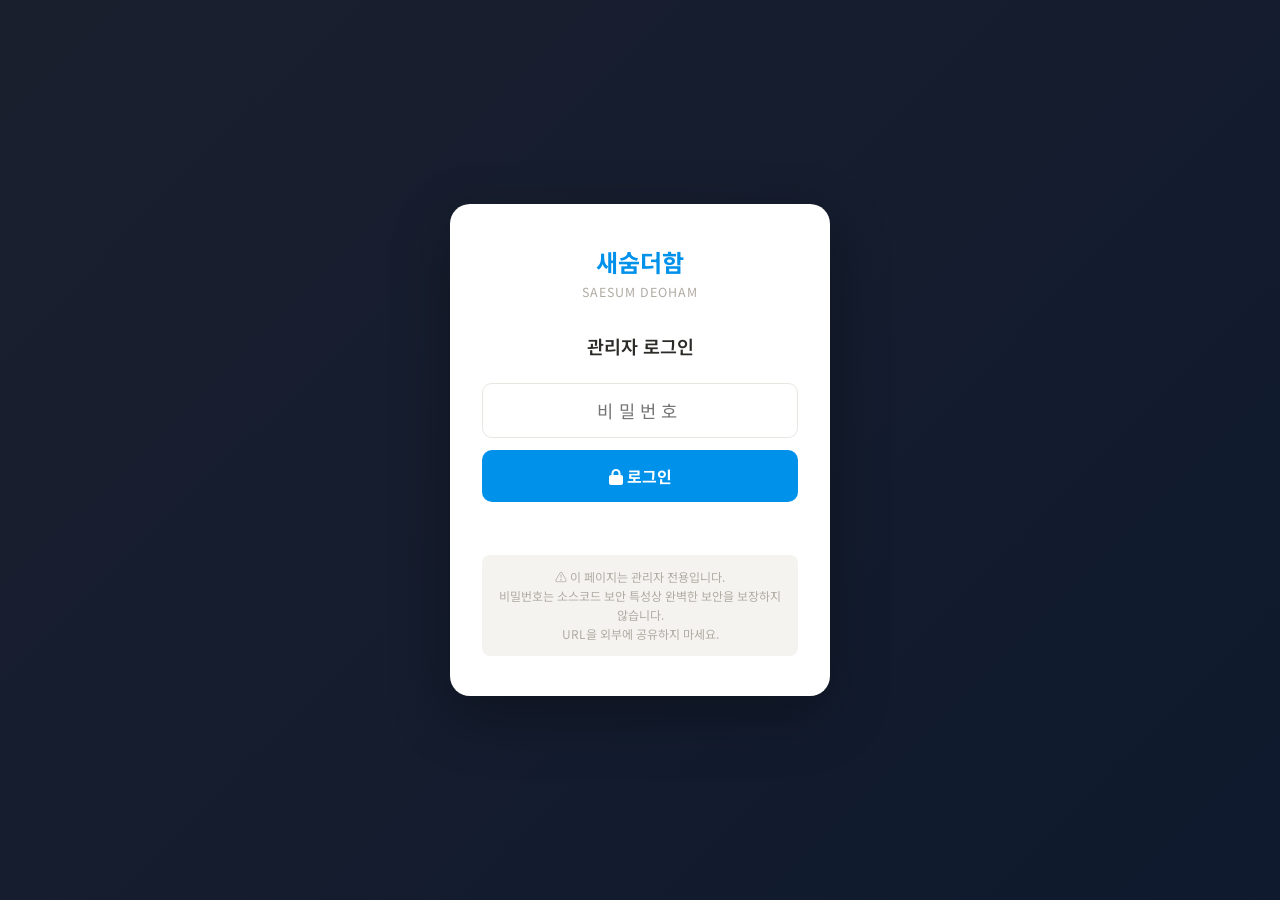
<file: admin.html>
<!DOCTYPE html>
<html lang="ko">
<head>
  <meta charset="UTF-8" />
  <meta name="viewport" content="width=device-width, initial-scale=1.0" />
  <title>새숨더함 — 관리자 페이지</title>
  <link rel="preconnect" href="https://fonts.googleapis.com" />
  <link href="https://fonts.googleapis.com/css2?family=Noto+Sans+KR:wght@300;400;500;600;700&display=swap" rel="stylesheet" />
  <link rel="stylesheet" href="https://cdn.jsdelivr.net/npm/@fortawesome/fontawesome-free@6.4.0/css/all.min.css" />
  <style>
    /* ── 변수 ── */
    :root {
      --blue:      #0091EA;
      --blue-dark: #005FAD;
      --blue-soft: #E6F3FB;
      --charcoal:  #2c2b28;
      --gray:      #b0aca3;
      --mid-gray:  #e8e6e1;
      --light:     #f4f3f0;
      --white:     #ffffff;
      --red:       #e53935;
      --green:     #43a047;
      --orange:    #fb8c00;
      --radius:    10px;
      --shadow:    0 4px 20px rgba(0,0,0,0.10);
    }

    *, *::before, *::after { box-sizing: border-box; margin: 0; padding: 0; }
    html { font-size: 16px; }
    body {
      font-family: 'Noto Sans KR', sans-serif;
      background: var(--light);
      color: var(--charcoal);
      min-height: 100vh;
    }
    a { color: inherit; text-decoration: none; }
    img { display: block; max-width: 100%; }

    /* ══ 로그인 화면 ══ */
    #loginScreen {
      min-height: 100vh;
      display: flex;
      align-items: center;
      justify-content: center;
      background: linear-gradient(135deg, #1a1f2e 0%, #0f1a2e 100%);
      padding: 1.5rem;
    }
    .login-box {
      background: var(--white);
      border-radius: 20px;
      padding: 2.5rem 2rem;
      width: 100%;
      max-width: 380px;
      box-shadow: 0 20px 60px rgba(0,0,0,0.3);
      text-align: center;
    }
    .login-logo {
      font-size: 1.5rem;
      font-weight: 700;
      color: var(--blue);
      margin-bottom: 0.25rem;
    }
    .login-sub {
      font-size: 0.78rem;
      color: var(--gray);
      letter-spacing: 0.08em;
      margin-bottom: 2rem;
    }
    .login-box h1 {
      font-size: 1.15rem;
      font-weight: 600;
      margin-bottom: 1.5rem;
      color: var(--charcoal);
    }
    .login-input {
      width: 100%;
      padding: 0.875rem 1rem;
      border: 1.5px solid var(--mid-gray);
      border-radius: var(--radius);
      font-size: 1.1rem;
      font-family: inherit;
      text-align: center;
      letter-spacing: 0.3em;
      outline: none;
      margin-bottom: 0.75rem;
      transition: border-color 0.2s, box-shadow 0.2s;
    }
    .login-input:focus {
      border-color: var(--blue);
      box-shadow: 0 0 0 3px rgba(0,145,234,0.12);
    }
    .login-btn {
      width: 100%;
      padding: 0.875rem;
      background: var(--blue);
      color: var(--white);
      border: none;
      border-radius: var(--radius);
      font-size: 1rem;
      font-weight: 700;
      font-family: inherit;
      cursor: pointer;
      transition: background 0.2s;
    }
    .login-btn:hover { background: var(--blue-dark); }
    .login-error {
      margin-top: 0.75rem;
      font-size: 0.85rem;
      color: var(--red);
      min-height: 1.2em;
    }
    .login-notice {
      margin-top: 1.5rem;
      font-size: 0.75rem;
      color: var(--gray);
      line-height: 1.6;
      padding: 0.75rem;
      background: var(--light);
      border-radius: 8px;
    }

    /* ══ 관리자 대시보드 ══ */
    #adminScreen { display: none; }

    /* 헤더 */
    .admin-header {
      background: linear-gradient(135deg, var(--blue-dark) 0%, var(--blue) 100%);
      color: var(--white);
      padding: 0 2rem;
      height: 60px;
      display: flex;
      align-items: center;
      justify-content: space-between;
      position: sticky;
      top: 0;
      z-index: 100;
      box-shadow: 0 2px 12px rgba(0,0,0,0.15);
    }
    .admin-header-left {
      display: flex;
      align-items: center;
      gap: 0.75rem;
    }
    .admin-header-logo { font-size: 1.05rem; font-weight: 700; }
    .admin-header-tag {
      font-size: 0.7rem;
      background: rgba(255,255,255,0.18);
      padding: 0.2rem 0.6rem;
      border-radius: 20px;
      letter-spacing: 0.05em;
    }
    .admin-logout-btn {
      background: rgba(255,255,255,0.18);
      border: none;
      color: var(--white);
      padding: 0.4rem 0.875rem;
      border-radius: 6px;
      font-size: 0.82rem;
      font-family: inherit;
      cursor: pointer;
      transition: background 0.2s;
      display: flex;
      align-items: center;
      gap: 0.4rem;
    }
    .admin-logout-btn:hover { background: rgba(255,255,255,0.3); }

    /* 본문 */
    .admin-body {
      max-width: 960px;
      margin: 2rem auto;
      padding: 0 1.5rem;
    }

    /* 탭 필터 */
    .admin-tabs {
      display: flex;
      gap: 0.5rem;
      margin-bottom: 1.5rem;
      flex-wrap: wrap;
    }
    .admin-tab {
      padding: 0.5rem 1.1rem;
      border: 1.5px solid var(--mid-gray);
      border-radius: 20px;
      background: var(--white);
      font-size: 0.85rem;
      font-family: inherit;
      font-weight: 600;
      color: var(--gray);
      cursor: pointer;
      transition: all 0.2s;
    }
    .admin-tab.active {
      background: var(--blue);
      border-color: var(--blue);
      color: var(--white);
    }
    .admin-tab:hover:not(.active) {
      border-color: var(--blue);
      color: var(--blue);
    }

    /* 통계 카드 */
    .admin-stats {
      display: grid;
      grid-template-columns: repeat(3, 1fr);
      gap: 1rem;
      margin-bottom: 1.5rem;
    }
    .stat-box {
      background: var(--white);
      border-radius: var(--radius);
      padding: 1.25rem 1.5rem;
      box-shadow: var(--shadow);
      text-align: center;
    }
    .stat-box .num {
      font-size: 2rem;
      font-weight: 700;
      line-height: 1;
      margin-bottom: 0.3rem;
    }
    .stat-box .lbl {
      font-size: 0.8rem;
      color: var(--gray);
    }
    .stat-total   .num { color: var(--blue); }
    .stat-pending .num { color: var(--orange); }
    .stat-approved .num { color: var(--green); }

    /* 로딩/빈 상태 */
    .admin-loading,
    .admin-empty {
      text-align: center;
      padding: 3rem;
      color: var(--gray);
      font-size: 0.95rem;
    }
    .admin-spinner {
      display: inline-block;
      width: 32px; height: 32px;
      border: 3px solid var(--mid-gray);
      border-top-color: var(--blue);
      border-radius: 50%;
      animation: spin 0.8s linear infinite;
      margin-bottom: 0.75rem;
    }
    @keyframes spin { to { transform: rotate(360deg); } }

    /* 후기 카드 */
    .review-list { display: flex; flex-direction: column; gap: 1rem; }

    .rv-card {
      background: var(--white);
      border-radius: var(--radius);
      padding: 1.5rem;
      box-shadow: var(--shadow);
      border-left: 4px solid var(--mid-gray);
      transition: border-color 0.2s;
    }
    .rv-card.pending  { border-left-color: var(--orange); }
    .rv-card.approved { border-left-color: var(--green); }

    .rv-card-top {
      display: flex;
      align-items: flex-start;
      justify-content: space-between;
      gap: 1rem;
      margin-bottom: 0.875rem;
      flex-wrap: wrap;
    }
    .rv-meta { display: flex; flex-direction: column; gap: 0.25rem; }
    .rv-name {
      font-size: 1rem;
      font-weight: 700;
      color: var(--charcoal);
    }
    .rv-info {
      font-size: 0.8rem;
      color: var(--gray);
      display: flex;
      flex-wrap: wrap;
      gap: 0.5rem;
    }
    .rv-info span { display: flex; align-items: center; gap: 0.25rem; }
    .rv-stars { color: #f5a623; font-size: 0.95rem; letter-spacing: 0.05em; }

    .rv-badge {
      display: inline-flex;
      align-items: center;
      gap: 0.3rem;
      padding: 0.3rem 0.75rem;
      border-radius: 20px;
      font-size: 0.75rem;
      font-weight: 700;
      white-space: nowrap;
      flex-shrink: 0;
    }
    .rv-badge.pending  { background: #fff3e0; color: var(--orange); }
    .rv-badge.approved { background: #e8f5e9; color: var(--green); }

    .rv-content {
      font-size: 0.9rem;
      line-height: 1.75;
      color: var(--charcoal);
      background: var(--light);
      border-radius: 8px;
      padding: 0.875rem 1rem;
      margin-bottom: 0.875rem;
    }

    .rv-phone {
      font-size: 0.78rem;
      color: var(--gray);
      margin-bottom: 0.875rem;
      display: flex;
      align-items: center;
      gap: 0.4rem;
    }
    .rv-phone strong { color: var(--charcoal); }

    .rv-date {
      font-size: 0.75rem;
      color: var(--gray);
    }

    .rv-actions {
      display: flex;
      gap: 0.6rem;
      flex-wrap: wrap;
      margin-top: 1rem;
      padding-top: 1rem;
      border-top: 1px solid var(--mid-gray);
    }

    /* 버튼 */
    .btn-approve, .btn-unapprove, .btn-delete {
      display: inline-flex;
      align-items: center;
      gap: 0.4rem;
      padding: 0.5rem 1rem;
      border: none;
      border-radius: 6px;
      font-size: 0.82rem;
      font-weight: 700;
      font-family: inherit;
      cursor: pointer;
      transition: all 0.2s;
    }
    .btn-approve {
      background: var(--green);
      color: var(--white);
    }
    .btn-approve:hover { background: #388e3c; }
    .btn-unapprove {
      background: var(--orange);
      color: var(--white);
    }
    .btn-unapprove:hover { background: #f57c00; }
    .btn-delete {
      background: var(--red);
      color: var(--white);
      margin-left: auto;
    }
    .btn-delete:hover { background: #c62828; }

    /* 관리자 메모 */
    .rv-note-wrap {
      display: flex;
      gap: 0.5rem;
      align-items: center;
      flex: 1;
    }
    .rv-note-input {
      flex: 1;
      padding: 0.45rem 0.75rem;
      border: 1.5px solid var(--mid-gray);
      border-radius: 6px;
      font-size: 0.82rem;
      font-family: inherit;
      outline: none;
      transition: border-color 0.2s;
    }
    .rv-note-input:focus { border-color: var(--blue); }
    .btn-note {
      padding: 0.45rem 0.75rem;
      background: var(--blue-soft);
      color: var(--blue-dark);
      border: 1.5px solid rgba(0,145,234,0.25);
      border-radius: 6px;
      font-size: 0.82rem;
      font-weight: 700;
      font-family: inherit;
      cursor: pointer;
      white-space: nowrap;
      transition: all 0.2s;
    }
    .btn-note:hover { background: var(--blue); color: var(--white); }

    /* 토스트 알림 */
    #toast {
      position: fixed;
      bottom: 2rem;
      right: 2rem;
      background: var(--charcoal);
      color: var(--white);
      padding: 0.875rem 1.5rem;
      border-radius: 10px;
      font-size: 0.9rem;
      font-weight: 500;
      box-shadow: 0 8px 32px rgba(0,0,0,0.25);
      z-index: 9999;
      transform: translateY(20px);
      opacity: 0;
      transition: all 0.3s;
      pointer-events: none;
    }
    #toast.show { opacity: 1; transform: translateY(0); }
    #toast.success { background: var(--green); }
    #toast.error   { background: var(--red); }

    /* 반응형 */
    @media (max-width: 600px) {
      .admin-header { padding: 0 1rem; }
      .admin-body { padding: 0 1rem; margin-top: 1.25rem; }
      .admin-stats { grid-template-columns: repeat(3, 1fr); gap: 0.6rem; }
      .stat-box { padding: 0.875rem 0.75rem; }
      .stat-box .num { font-size: 1.5rem; }
      .rv-card-top { flex-direction: column; }
      .btn-delete { margin-left: 0; }
    }
  </style>
</head>
<body>

<!-- ══ 로그인 화면 ══ -->
<div id="loginScreen">
  <div class="login-box">
    <div class="login-logo">새숨더함</div>
    <div class="login-sub">SAESUM DEOHAM</div>
    <h1>관리자 로그인</h1>
    <input
      type="password"
      id="pwInput"
      class="login-input"
      placeholder="비밀번호"
      maxlength="20"
      autocomplete="current-password"
    />
    <button class="login-btn" id="loginBtn">
      <i class="fa fa-lock"></i> 로그인
    </button>
    <p class="login-error" id="loginError"></p>
    <p class="login-notice">
      ⚠️ 이 페이지는 관리자 전용입니다.<br>
      비밀번호는 소스코드 보안 특성상 완벽한 보안을 보장하지 않습니다.<br>
      URL을 외부에 공유하지 마세요.
    </p>
  </div>
</div>

<!-- ══ 관리자 대시보드 ══ -->
<div id="adminScreen">

  <!-- 헤더 -->
  <header class="admin-header">
    <div class="admin-header-left">
      <span class="admin-header-logo">🌿 새숨더함</span>
      <span class="admin-header-tag">관리자</span>
    </div>
    <div style="display:flex;align-items:center;gap:1rem;">
      <a href="index.html" style="color:rgba(255,255,255,0.75);font-size:0.82rem;">
        <i class="fa fa-external-link-alt"></i> 홈페이지 보기
      </a>
      <button class="admin-logout-btn" id="logoutBtn">
        <i class="fa fa-sign-out-alt"></i> 로그아웃
      </button>
    </div>
  </header>

  <!-- 본문 -->
  <div class="admin-body">

    <!-- 통계 -->
    <div class="admin-stats">
      <div class="stat-box stat-total">
        <div class="num" id="statTotal">—</div>
        <div class="lbl">전체 후기</div>
      </div>
      <div class="stat-box stat-pending">
        <div class="num" id="statPending">—</div>
        <div class="lbl">승인 대기</div>
      </div>
      <div class="stat-box stat-approved">
        <div class="num" id="statApproved">—</div>
        <div class="lbl">게시 중</div>
      </div>
    </div>

    <!-- 탭 필터 -->
    <div class="admin-tabs">
      <button class="admin-tab active" data-filter="all">전체</button>
      <button class="admin-tab" data-filter="pending">⏳ 승인 대기</button>
      <button class="admin-tab" data-filter="approved">✅ 게시 중</button>
    </div>

    <!-- 후기 목록 -->
    <div id="reviewList">
      <div class="admin-loading">
        <div class="admin-spinner"></div>
        <div>후기를 불러오는 중...</div>
      </div>
    </div>

  </div>
</div>

<!-- 토스트 -->
<div id="toast"></div>

<script>
'use strict';

/* ── 설정 ── */
const ADMIN_PW  = 'saesum2025!';   // ← 비밀번호 (필요 시 변경)
const SESSION_KEY = 'ss_admin_auth';

/* ── 로그인 상태 복원 ── */
if (sessionStorage.getItem(SESSION_KEY) === 'ok') showAdmin();

/* ── 로그인 처리 ── */
document.getElementById('loginBtn').addEventListener('click', tryLogin);
document.getElementById('pwInput').addEventListener('keydown', e => {
  if (e.key === 'Enter') tryLogin();
});

function tryLogin() {
  const pw  = document.getElementById('pwInput').value;
  const err = document.getElementById('loginError');
  if (pw === ADMIN_PW) {
    sessionStorage.setItem(SESSION_KEY, 'ok');
    showAdmin();
  } else {
    err.textContent = '비밀번호가 올바르지 않습니다.';
    document.getElementById('pwInput').value = '';
    document.getElementById('pwInput').focus();
  }
}

function showAdmin() {
  document.getElementById('loginScreen').style.display = 'none';
  document.getElementById('adminScreen').style.display = 'block';
  loadReviews();
}

/* ── 로그아웃 ── */
document.getElementById('logoutBtn').addEventListener('click', () => {
  sessionStorage.removeItem(SESSION_KEY);
  location.reload();
});

/* ── 데이터 ── */
let allReviews = [];
let currentFilter = 'all';

async function loadReviews() {
  const listEl = document.getElementById('reviewList');
  listEl.innerHTML = '<div class="admin-loading"><div class="admin-spinner"></div><div>후기를 불러오는 중...</div></div>';

  try {
    const res  = await fetch('tables/reviews?limit=500&sort=created_at');
    const data = await res.json();
    allReviews = (data.data || []).sort((a, b) => b.created_at - a.created_at);
    updateStats();
    renderList();
  } catch {
    listEl.innerHTML = '<div class="admin-empty">데이터를 불러오지 못했습니다.</div>';
  }
}

function updateStats() {
  const total    = allReviews.length;
  const approved = allReviews.filter(r => r.approved === true || r.approved === 'true' || r.approved === 1).length;
  const pending  = total - approved;
  document.getElementById('statTotal').textContent    = total;
  document.getElementById('statPending').textContent  = pending;
  document.getElementById('statApproved').textContent = approved;
}

/* ── 탭 필터 ── */
document.querySelectorAll('.admin-tab').forEach(btn => {
  btn.addEventListener('click', () => {
    document.querySelectorAll('.admin-tab').forEach(b => b.classList.remove('active'));
    btn.classList.add('active');
    currentFilter = btn.dataset.filter;
    renderList();
  });
});

/* ── 목록 렌더링 ── */
function renderList() {
  const listEl = document.getElementById('reviewList');

  let rows = allReviews;
  if (currentFilter === 'pending') {
    rows = allReviews.filter(r => !(r.approved === true || r.approved === 'true' || r.approved === 1));
  } else if (currentFilter === 'approved') {
    rows = allReviews.filter(r => r.approved === true || r.approved === 'true' || r.approved === 1);
  }

  if (!rows.length) {
    listEl.innerHTML = '<div class="admin-empty">해당하는 후기가 없습니다.</div>';
    return;
  }

  const stars  = n => '★'.repeat(Number(n)) + '☆'.repeat(5 - Number(n));
  const fmtDate = ts => ts ? new Date(Number(ts)).toLocaleString('ko-KR', { year:'numeric', month:'2-digit', day:'2-digit', hour:'2-digit', minute:'2-digit' }) : '—';
  const isApproved = r => r.approved === true || r.approved === 'true' || r.approved === 1;

  listEl.innerHTML = '<div class="review-list">' + rows.map(r => {
    const approved = isApproved(r);
    const statusCls = approved ? 'approved' : 'pending';
    return `
    <div class="rv-card ${statusCls}" id="card-${r.id}">
      <div class="rv-card-top">
        <div class="rv-meta">
          <div class="rv-name">${esc(r.author_name)} 고객님</div>
          <div class="rv-info">
            <span><i class="fa fa-concierge-bell"></i> ${esc(r.service)}</span>
            <span><i class="fa fa-map-marker-alt"></i> ${esc(r.region)}</span>
          </div>
          <div class="rv-stars">${stars(r.rating)} <small style="color:#999;font-size:0.8rem;">(${r.rating}점)</small></div>
        </div>
        <span class="rv-badge ${statusCls}">
          ${approved ? '<i class="fa fa-check-circle"></i> 게시 중' : '<i class="fa fa-clock"></i> 승인 대기'}
        </span>
      </div>

      <div class="rv-content">${esc(r.content)}</div>

      <div class="rv-phone">
        <i class="fa fa-phone"></i>
        연락처 뒷자리: <strong>${esc(r.phone_last4)}</strong>
      </div>
      <div class="rv-date">
        <i class="fa fa-calendar-alt"></i> 작성일: ${fmtDate(r.created_at)}
      </div>

      <div class="rv-actions">
        ${approved
          ? `<button class="btn-unapprove" onclick="toggleApprove('${r.id}', false)"><i class="fa fa-eye-slash"></i> 게시 취소</button>`
          : `<button class="btn-approve"   onclick="toggleApprove('${r.id}', true)"><i class="fa fa-check"></i> 승인 게시</button>`
        }

        <div class="rv-note-wrap">
          <input type="text" class="rv-note-input" id="note-${r.id}" value="${esc(r.admin_note || '')}" placeholder="관리자 메모 (선택)" />
          <button class="btn-note" onclick="saveNote('${r.id}')"><i class="fa fa-save"></i> 저장</button>
        </div>

        <button class="btn-delete" onclick="deleteReview('${r.id}')"><i class="fa fa-trash"></i> 삭제</button>
      </div>
    </div>
    `;
  }).join('') + '</div>';
}

/* ── 승인/취소 ── */
async function toggleApprove(id, approve) {
  try {
    const res = await fetch(`tables/reviews/${id}`, {
      method:  'PATCH',
      headers: { 'Content-Type': 'application/json' },
      body: JSON.stringify({ approved: approve })
    });
    if (!res.ok) throw new Error();

    const idx = allReviews.findIndex(r => r.id === id);
    if (idx !== -1) allReviews[idx].approved = approve;
    updateStats();
    renderList();
    showToast(approve ? '✅ 후기가 게시되었습니다.' : '⏸️ 게시가 취소되었습니다.', approve ? 'success' : '');
  } catch {
    showToast('⚠️ 처리 중 오류가 발생했습니다.', 'error');
  }
}

/* ── 삭제 ── */
async function deleteReview(id) {
  if (!confirm('이 후기를 완전히 삭제하시겠습니까?\n삭제된 데이터는 복구할 수 없습니다.')) return;
  try {
    const res = await fetch(`tables/reviews/${id}`, { method: 'DELETE' });
    if (!res.ok && res.status !== 204) throw new Error();

    allReviews = allReviews.filter(r => r.id !== id);
    updateStats();
    renderList();
    showToast('🗑️ 후기가 삭제되었습니다.', '');
  } catch {
    showToast('⚠️ 삭제 중 오류가 발생했습니다.', 'error');
  }
}

/* ── 관리자 메모 저장 ── */
async function saveNote(id) {
  const note = document.getElementById(`note-${id}`)?.value || '';
  try {
    const res = await fetch(`tables/reviews/${id}`, {
      method:  'PATCH',
      headers: { 'Content-Type': 'application/json' },
      body: JSON.stringify({ admin_note: note })
    });
    if (!res.ok) throw new Error();

    const idx = allReviews.findIndex(r => r.id === id);
    if (idx !== -1) allReviews[idx].admin_note = note;
    showToast('📝 메모가 저장되었습니다.', 'success');
  } catch {
    showToast('⚠️ 저장 중 오류가 발생했습니다.', 'error');
  }
}

/* ── 토스트 ── */
let toastTimer = null;
function showToast(msg, type = '') {
  const el = document.getElementById('toast');
  el.textContent = msg;
  el.className   = 'show ' + type;
  if (toastTimer) clearTimeout(toastTimer);
  toastTimer = setTimeout(() => { el.className = ''; }, 3000);
}

/* ── HTML 이스케이프 ── */
function esc(str) {
  return String(str || '')
    .replace(/&/g, '&amp;')
    .replace(/</g, '&lt;')
    .replace(/>/g, '&gt;')
    .replace(/"/g, '&quot;')
    .replace(/'/g, '&#39;');
}
</script>
</body>
</html>
</file>
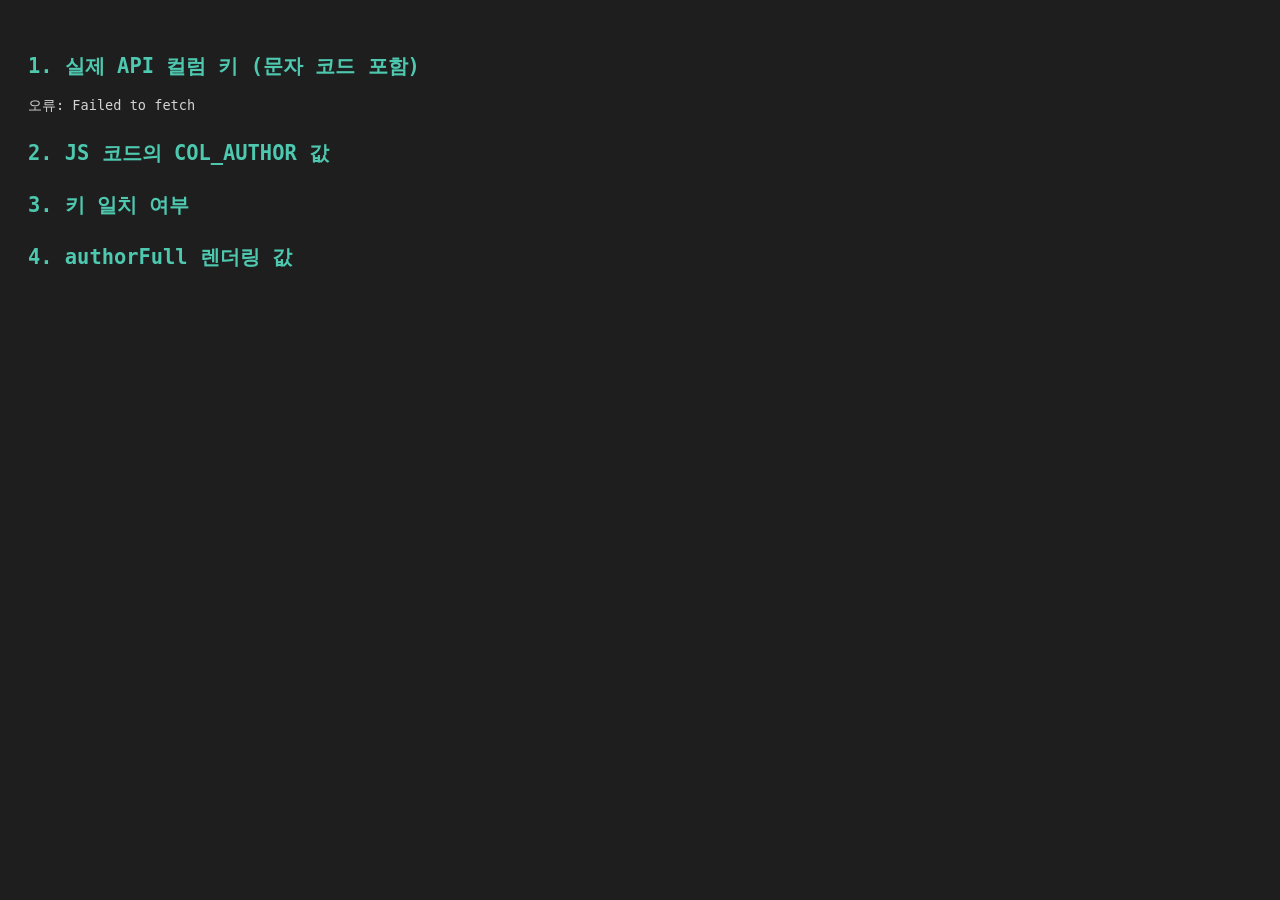
<file: review-debug.html>
<!DOCTYPE html>
<html lang="ko">
<head>
  <meta charset="UTF-8">
  <title>후기 렌더링 디버그</title>
  <style>
    body { font-family: monospace; padding: 20px; background: #1e1e1e; color: #d4d4d4; font-size: 0.85rem; }
    h2 { color: #4ec9b0; margin-top: 1.5rem; }
    .key  { background: #252526; margin: 3px 0; padding: 5px 10px; border-radius: 4px; color: #ce9178; word-break: break-all; border-left: 3px solid #007acc; }
    .val  { background: #252526; margin: 3px 0; padding: 5px 10px; border-radius: 4px; color: #9cdcfe; word-break: break-all; border-left: 3px solid #4ec9b0; }
    .match { border-left-color: #4caf50; color: #6bcf6b; }
    .nomatch { border-left-color: #f44336; color: #f48771; }
    pre { background: #252526; padding: 12px; border-radius: 6px; overflow: auto; white-space: pre-wrap; word-break: break-all; color: #9cdcfe; }
  </style>
</head>
<body>
  <h2>1. 실제 API 컬럼 키 (문자 코드 포함)</h2>
  <div id="keys">로딩 중...</div>

  <h2>2. JS 코드의 COL_AUTHOR 값</h2>
  <div id="col-author"></div>

  <h2>3. 키 일치 여부</h2>
  <div id="match"></div>

  <h2>4. authorFull 렌더링 값</h2>
  <div id="author-val"></div>

  <script>
    const API = 'https://script.google.com/macros/s/AKfycbzJmaxqyiLknXzCPXXZOGOxHrzyynEODsrVypDzjtZ9ktMyt40pm8IG_79FqwyHILFa/exec';

    // JS 코드에 박혀있는 COL_AUTHOR 값 (main.js와 동일하게)
    const COL_AUTHOR = '성함(가명가능), 지역(시/군 단위까지만), 폰번호4자리 작성해 주세요.(개인정보 보호 위해 작성규칙 지켜주세요!)';

    function toCharCodes(str) {
      return Array.from(str).map(c => c + '(' + c.charCodeAt(0) + ')').join(' ');
    }

    fetch(API)
      .then(r => r.json())
      .then(data => {
        const reviews = data.reviews || [];
        if (!reviews.length) { document.getElementById('keys').textContent = '후기 없음'; return; }

        const actualKeys = Object.keys(reviews[0]);
        const authorKey  = actualKeys[3]; // 4번째 컬럼

        // 1. 실제 키 목록
        document.getElementById('keys').innerHTML = actualKeys.map((k, i) =>
          `<div class="key">[${i}] "${k}"<br><small style="opacity:0.6">${toCharCodes(k.substring(0,20))}</small></div>`
        ).join('');

        // 2. JS COL_AUTHOR
        document.getElementById('col-author').innerHTML =
          `<div class="key">"${COL_AUTHOR}"<br><small style="opacity:0.6">${toCharCodes(COL_AUTHOR.substring(0,20))}</small></div>`;

        // 3. 일치 여부
        const isMatch = authorKey === COL_AUTHOR;
        document.getElementById('match').innerHTML =
          `<div class="${isMatch ? 'val match' : 'val nomatch'}">
            ${isMatch ? '✅ 완전 일치!' : '❌ 불일치! 아래 차이 확인'}
           </div>
           ${!isMatch ? `<div class="val nomatch">실제 키 길이: ${authorKey.length} / COL_AUTHOR 길이: ${COL_AUTHOR.length}</div>` : ''}`;

        // 4. 실제 값
        const authorVal = reviews[0][authorKey];
        const authorByColAuthor = reviews[0][COL_AUTHOR];
        document.getElementById('author-val').innerHTML =
          `<div class="val">실제 키[3]로 접근: "${authorVal}"</div>
           <div class="${authorByColAuthor ? 'val match' : 'val nomatch'}">COL_AUTHOR로 접근: "${authorByColAuthor || '❌ undefined'}"</div>`;
      })
      .catch(e => { document.getElementById('keys').textContent = '오류: ' + e.message; });
  </script>
</body>
</html>
</file>
